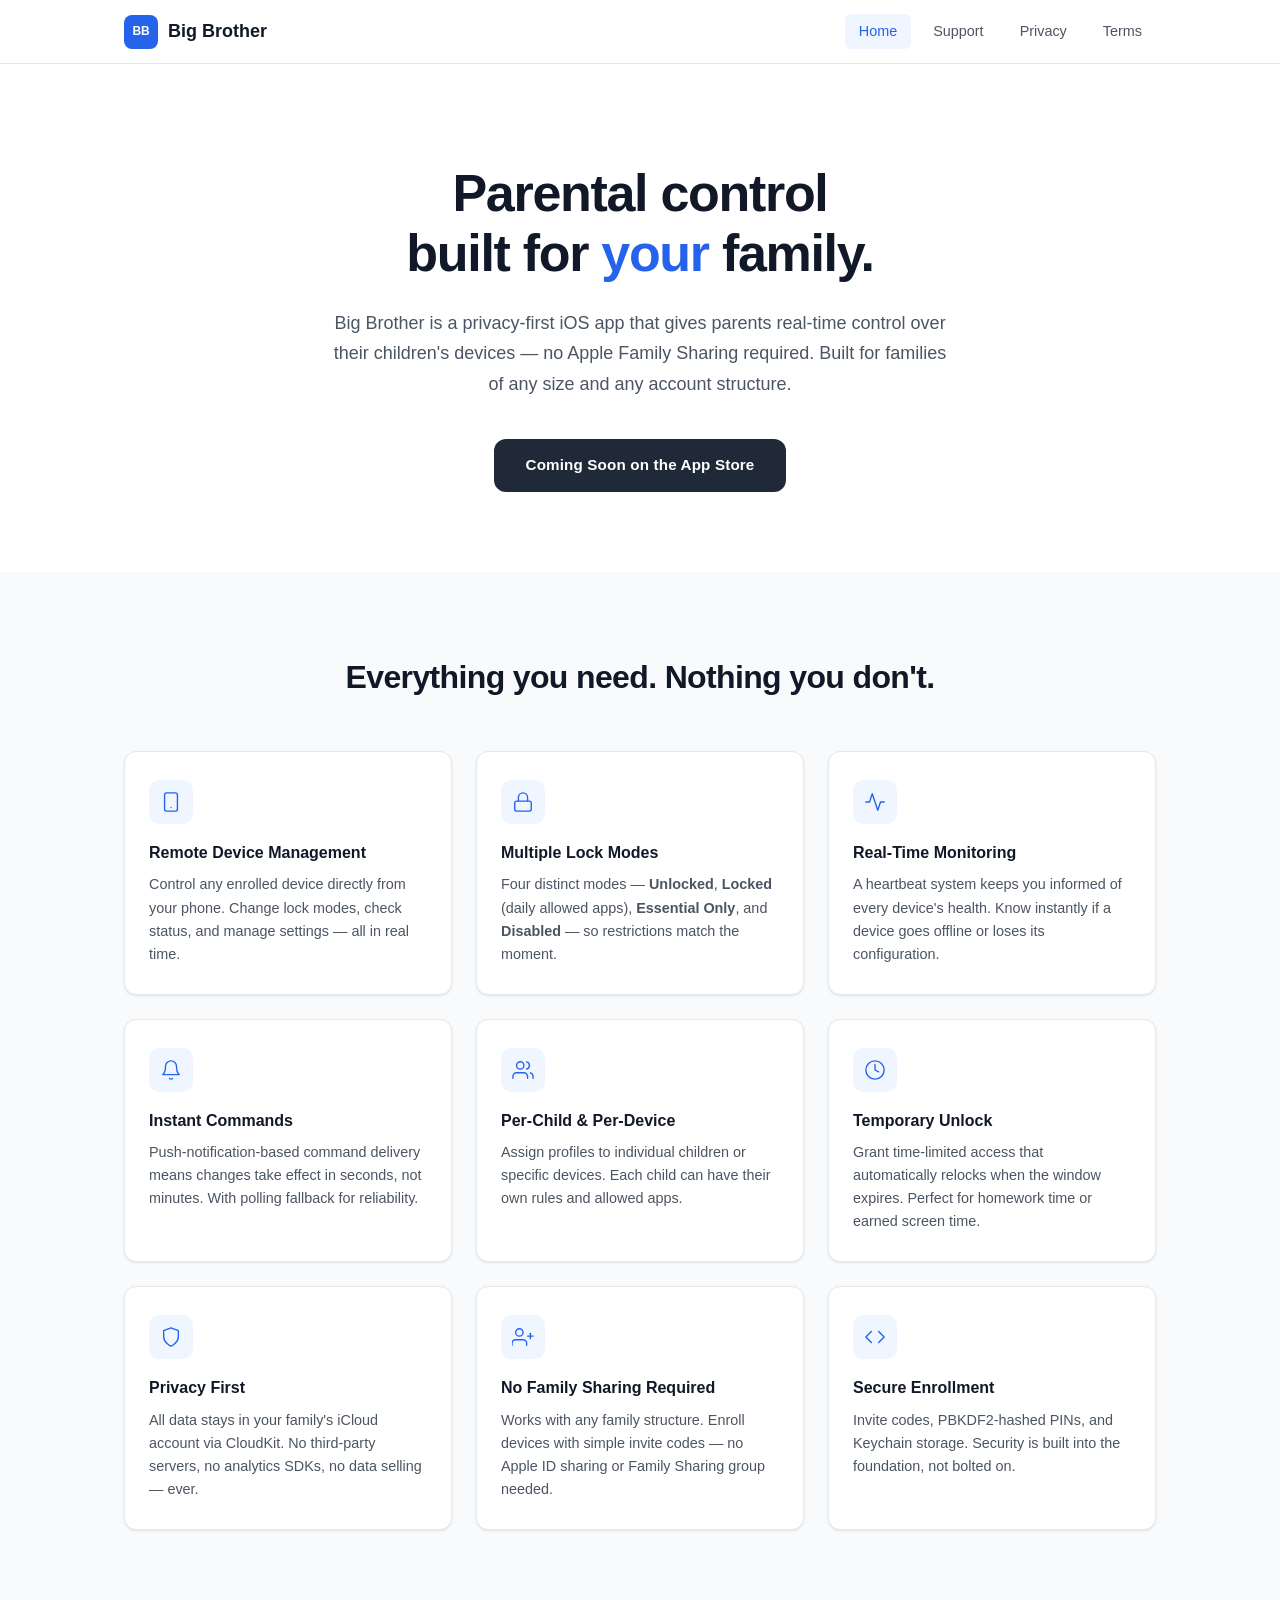
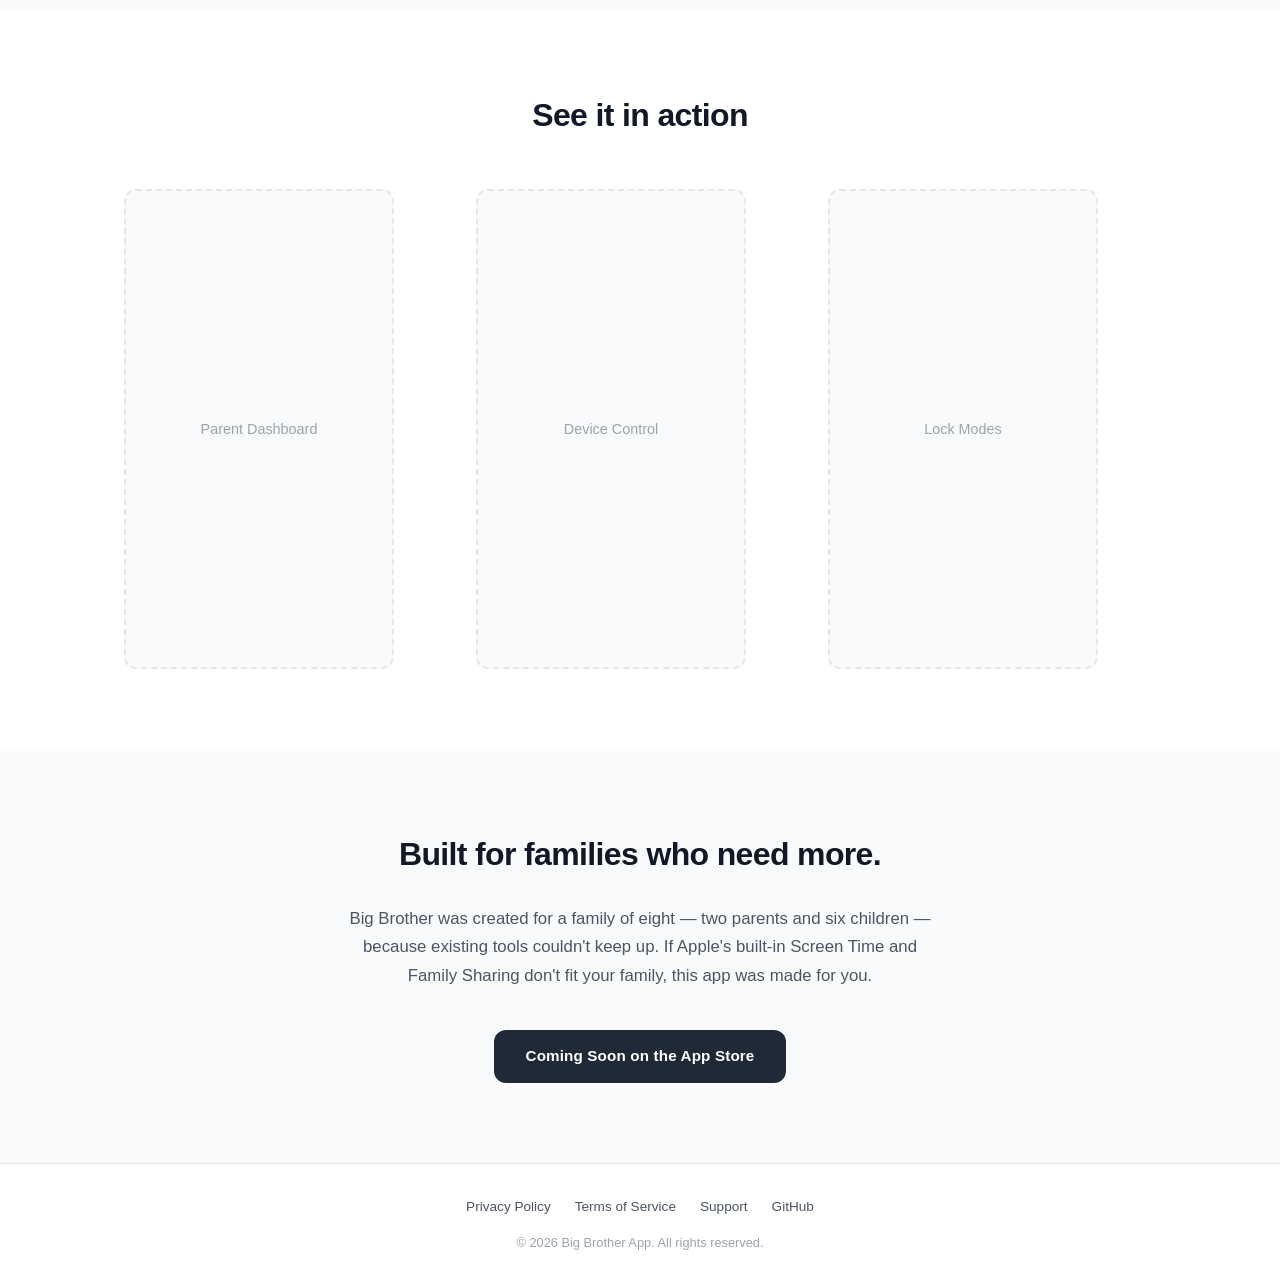
<file: docs/index.html>
<!DOCTYPE html>
<html lang="en">
<head>
    <meta charset="UTF-8">
    <meta name="viewport" content="width=device-width, initial-scale=1.0">
    <title>Big Brother — Parental Control for iOS</title>
    <meta name="description" content="A privacy-first parental control app for iOS and iPadOS. Built for families of any size, no Apple Family Sharing required.">
    <link rel="stylesheet" href="style.css">
</head>
<body>

<nav class="nav">
    <div class="nav-inner">
        <a href="index.html" class="nav-brand">
            <span class="nav-icon">BB</span>
            Big Brother
        </a>
        <div class="nav-links">
            <a href="index.html" class="active">Home</a>
            <a href="support.html">Support</a>
            <a href="privacy.html">Privacy</a>
            <a href="terms.html">Terms</a>
        </div>
    </div>
</nav>

<main>
    <section class="hero">
        <div class="container">
            <h1>Parental control<br>built for <em>your</em> family.</h1>
            <p class="hero-sub">
                Big Brother is a privacy-first iOS app that gives parents real-time
                control over their children's devices &mdash; no Apple Family Sharing required.
                Built for families of any size and any account structure.
            </p>
            <div class="app-store-badge">
                <div class="badge-placeholder">
                    <span>Coming Soon on the App Store</span>
                </div>
            </div>
        </div>
    </section>

    <section class="features" id="features">
        <div class="container">
            <h2>Everything you need. Nothing you don't.</h2>
            <div class="feature-grid">
                <div class="feature-card">
                    <div class="feature-icon">
                        <svg viewBox="0 0 24 24" fill="none" stroke="currentColor" stroke-width="1.5" stroke-linecap="round" stroke-linejoin="round"><rect x="5" y="2" width="14" height="20" rx="2" ry="2"/><line x1="12" y1="18" x2="12" y2="18.01"/></svg>
                    </div>
                    <h3>Remote Device Management</h3>
                    <p>Control any enrolled device directly from your phone. Change lock modes, check status, and manage settings &mdash; all in real time.</p>
                </div>
                <div class="feature-card">
                    <div class="feature-icon">
                        <svg viewBox="0 0 24 24" fill="none" stroke="currentColor" stroke-width="1.5" stroke-linecap="round" stroke-linejoin="round"><rect x="3" y="11" width="18" height="11" rx="2" ry="2"/><path d="M7 11V7a5 5 0 0 1 10 0v4"/></svg>
                    </div>
                    <h3>Multiple Lock Modes</h3>
                    <p>Four distinct modes &mdash; <strong>Unlocked</strong>, <strong>Locked</strong> (daily allowed apps), <strong>Essential Only</strong>, and <strong>Disabled</strong> &mdash; so restrictions match the moment.</p>
                </div>
                <div class="feature-card">
                    <div class="feature-icon">
                        <svg viewBox="0 0 24 24" fill="none" stroke="currentColor" stroke-width="1.5" stroke-linecap="round" stroke-linejoin="round"><path d="M22 12h-4l-3 9L9 3l-3 9H2"/></svg>
                    </div>
                    <h3>Real-Time Monitoring</h3>
                    <p>A heartbeat system keeps you informed of every device's health. Know instantly if a device goes offline or loses its configuration.</p>
                </div>
                <div class="feature-card">
                    <div class="feature-icon">
                        <svg viewBox="0 0 24 24" fill="none" stroke="currentColor" stroke-width="1.5" stroke-linecap="round" stroke-linejoin="round"><path d="M18 8A6 6 0 0 0 6 8c0 7-3 9-3 9h18s-3-2-3-9"/><path d="M13.73 21a2 2 0 0 1-3.46 0"/></svg>
                    </div>
                    <h3>Instant Commands</h3>
                    <p>Push-notification-based command delivery means changes take effect in seconds, not minutes. With polling fallback for reliability.</p>
                </div>
                <div class="feature-card">
                    <div class="feature-icon">
                        <svg viewBox="0 0 24 24" fill="none" stroke="currentColor" stroke-width="1.5" stroke-linecap="round" stroke-linejoin="round"><path d="M17 21v-2a4 4 0 0 0-4-4H5a4 4 0 0 0-4 4v2"/><circle cx="9" cy="7" r="4"/><path d="M23 21v-2a4 4 0 0 0-3-3.87"/><path d="M16 3.13a4 4 0 0 1 0 7.75"/></svg>
                    </div>
                    <h3>Per-Child &amp; Per-Device</h3>
                    <p>Assign profiles to individual children or specific devices. Each child can have their own rules and allowed apps.</p>
                </div>
                <div class="feature-card">
                    <div class="feature-icon">
                        <svg viewBox="0 0 24 24" fill="none" stroke="currentColor" stroke-width="1.5" stroke-linecap="round" stroke-linejoin="round"><circle cx="12" cy="12" r="10"/><polyline points="12 6 12 12 16 14"/></svg>
                    </div>
                    <h3>Temporary Unlock</h3>
                    <p>Grant time-limited access that automatically relocks when the window expires. Perfect for homework time or earned screen time.</p>
                </div>
                <div class="feature-card">
                    <div class="feature-icon">
                        <svg viewBox="0 0 24 24" fill="none" stroke="currentColor" stroke-width="1.5" stroke-linecap="round" stroke-linejoin="round"><path d="M12 22s8-4 8-10V5l-8-3-8 3v7c0 6 8 10 8 10z"/></svg>
                    </div>
                    <h3>Privacy First</h3>
                    <p>All data stays in your family's iCloud account via CloudKit. No third-party servers, no analytics SDKs, no data selling &mdash; ever.</p>
                </div>
                <div class="feature-card">
                    <div class="feature-icon">
                        <svg viewBox="0 0 24 24" fill="none" stroke="currentColor" stroke-width="1.5" stroke-linecap="round" stroke-linejoin="round"><path d="M16 21v-2a4 4 0 0 0-4-4H4a4 4 0 0 0-4 4v2"/><circle cx="8" cy="7" r="4"/><line x1="20" y1="8" x2="20" y2="14"/><line x1="23" y1="11" x2="17" y2="11"/></svg>
                    </div>
                    <h3>No Family Sharing Required</h3>
                    <p>Works with any family structure. Enroll devices with simple invite codes &mdash; no Apple ID sharing or Family Sharing group needed.</p>
                </div>
                <div class="feature-card">
                    <div class="feature-icon">
                        <svg viewBox="0 0 24 24" fill="none" stroke="currentColor" stroke-width="1.5" stroke-linecap="round" stroke-linejoin="round"><polyline points="16 18 22 12 16 6"/><polyline points="8 6 2 12 8 18"/></svg>
                    </div>
                    <h3>Secure Enrollment</h3>
                    <p>Invite codes, PBKDF2-hashed PINs, and Keychain storage. Security is built into the foundation, not bolted on.</p>
                </div>
            </div>
        </div>
    </section>

    <section class="screenshots" id="screenshots">
        <div class="container">
            <h2>See it in action</h2>
            <div class="screenshot-grid">
                <div class="screenshot-placeholder">
                    <span>Parent Dashboard</span>
                </div>
                <div class="screenshot-placeholder">
                    <span>Device Control</span>
                </div>
                <div class="screenshot-placeholder">
                    <span>Lock Modes</span>
                </div>
            </div>
        </div>
    </section>

    <section class="cta">
        <div class="container">
            <h2>Built for families who need more.</h2>
            <p>Big Brother was created for a family of eight &mdash; two parents and six children &mdash; because existing tools couldn't keep up. If Apple's built-in Screen Time and Family Sharing don't fit your family, this app was made for you.</p>
            <div class="app-store-badge">
                <div class="badge-placeholder">
                    <span>Coming Soon on the App Store</span>
                </div>
            </div>
        </div>
    </section>
</main>

<footer class="footer">
    <div class="container footer-inner">
        <div class="footer-links">
            <a href="privacy.html">Privacy Policy</a>
            <a href="terms.html">Terms of Service</a>
            <a href="support.html">Support</a>
            <a href="https://github.com/erichter2018/big.brother" target="_blank" rel="noopener">GitHub</a>
        </div>
        <p class="footer-copy">&copy; 2026 Big Brother App. All rights reserved.</p>
    </div>
</footer>

</body>
</html>
</file>
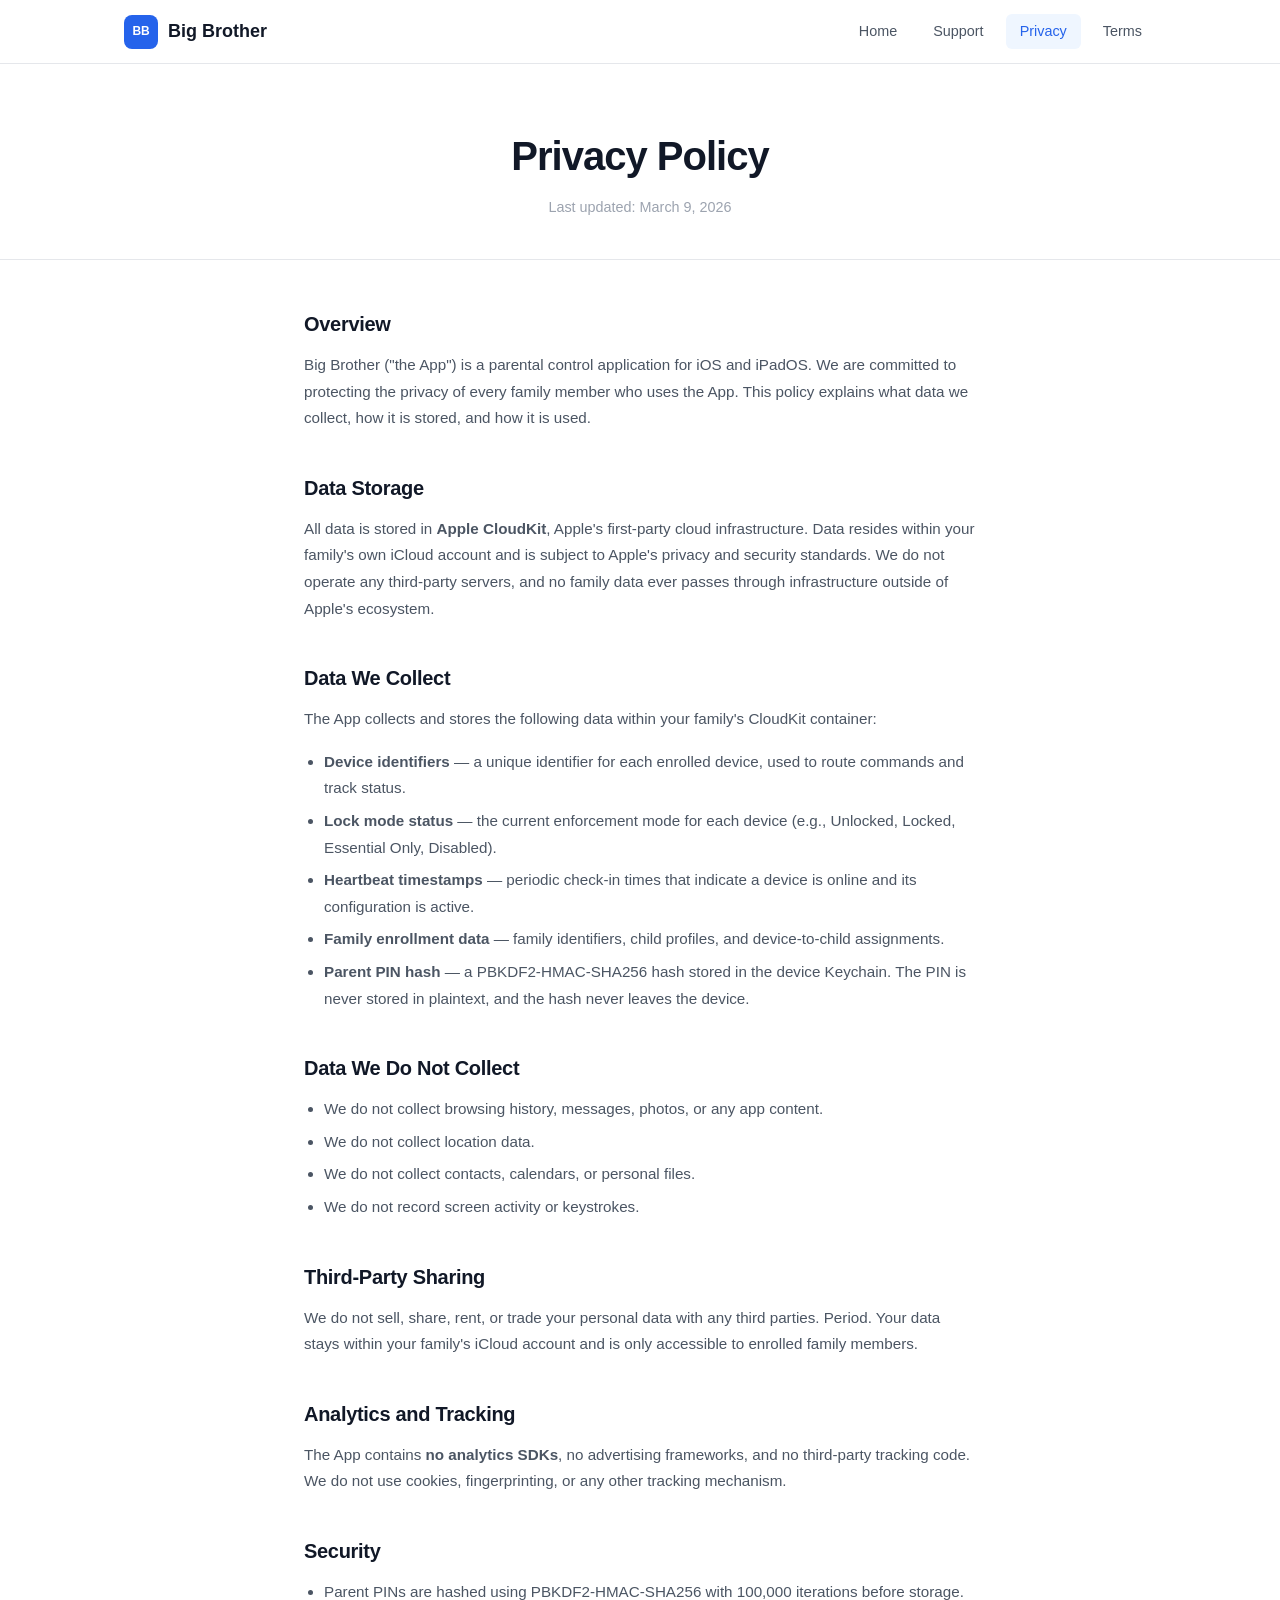
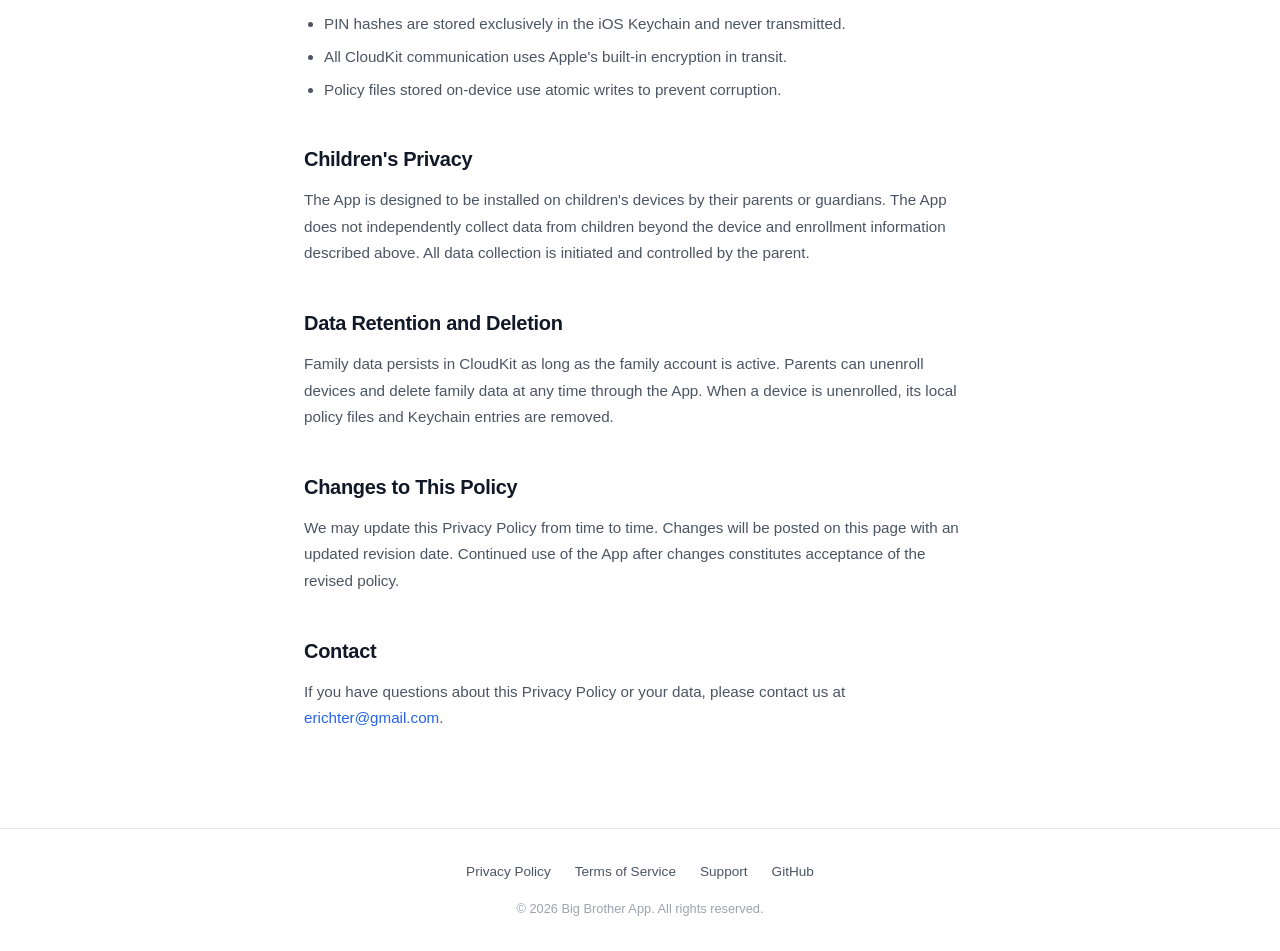
<file: docs/privacy.html>
<!DOCTYPE html>
<html lang="en">
<head>
    <meta charset="UTF-8">
    <meta name="viewport" content="width=device-width, initial-scale=1.0">
    <title>Privacy Policy — Big Brother</title>
    <meta name="description" content="Privacy Policy for the Big Brother parental control app.">
    <link rel="stylesheet" href="style.css">
</head>
<body>

<nav class="nav">
    <div class="nav-inner">
        <a href="index.html" class="nav-brand">
            <span class="nav-icon">BB</span>
            Big Brother
        </a>
        <div class="nav-links">
            <a href="index.html">Home</a>
            <a href="support.html">Support</a>
            <a href="privacy.html" class="active">Privacy</a>
            <a href="terms.html">Terms</a>
        </div>
    </div>
</nav>

<main>
    <section class="page-header">
        <div class="container">
            <h1>Privacy Policy</h1>
            <p>Last updated: March 9, 2026</p>
        </div>
    </section>

    <section class="page-content">
        <div class="container">

            <h2>Overview</h2>
            <p>
                Big Brother ("the App") is a parental control application for iOS and iPadOS.
                We are committed to protecting the privacy of every family member who uses the
                App. This policy explains what data we collect, how it is stored, and how it is used.
            </p>

            <h2>Data Storage</h2>
            <p>
                All data is stored in <strong>Apple CloudKit</strong>, Apple's first-party cloud
                infrastructure. Data resides within your family's own iCloud account and is subject
                to Apple's privacy and security standards. We do not operate any third-party
                servers, and no family data ever passes through infrastructure outside of Apple's
                ecosystem.
            </p>

            <h2>Data We Collect</h2>
            <p>The App collects and stores the following data within your family's CloudKit container:</p>
            <ul>
                <li><strong>Device identifiers</strong> &mdash; a unique identifier for each enrolled device, used to route commands and track status.</li>
                <li><strong>Lock mode status</strong> &mdash; the current enforcement mode for each device (e.g., Unlocked, Locked, Essential Only, Disabled).</li>
                <li><strong>Heartbeat timestamps</strong> &mdash; periodic check-in times that indicate a device is online and its configuration is active.</li>
                <li><strong>Family enrollment data</strong> &mdash; family identifiers, child profiles, and device-to-child assignments.</li>
                <li><strong>Parent PIN hash</strong> &mdash; a PBKDF2-HMAC-SHA256 hash stored in the device Keychain. The PIN is never stored in plaintext, and the hash never leaves the device.</li>
            </ul>

            <h2>Data We Do Not Collect</h2>
            <ul>
                <li>We do not collect browsing history, messages, photos, or any app content.</li>
                <li>We do not collect location data.</li>
                <li>We do not collect contacts, calendars, or personal files.</li>
                <li>We do not record screen activity or keystrokes.</li>
            </ul>

            <h2>Third-Party Sharing</h2>
            <p>
                We do not sell, share, rent, or trade your personal data with any third parties.
                Period. Your data stays within your family's iCloud account and is only accessible
                to enrolled family members.
            </p>

            <h2>Analytics and Tracking</h2>
            <p>
                The App contains <strong>no analytics SDKs</strong>, no advertising frameworks,
                and no third-party tracking code. We do not use cookies, fingerprinting, or any
                other tracking mechanism.
            </p>

            <h2>Security</h2>
            <ul>
                <li>Parent PINs are hashed using PBKDF2-HMAC-SHA256 with 100,000 iterations before storage.</li>
                <li>PIN hashes are stored exclusively in the iOS Keychain and never transmitted.</li>
                <li>All CloudKit communication uses Apple's built-in encryption in transit.</li>
                <li>Policy files stored on-device use atomic writes to prevent corruption.</li>
            </ul>

            <h2>Children's Privacy</h2>
            <p>
                The App is designed to be installed on children's devices by their parents or
                guardians. The App does not independently collect data from children beyond the
                device and enrollment information described above. All data collection is initiated
                and controlled by the parent.
            </p>

            <h2>Data Retention and Deletion</h2>
            <p>
                Family data persists in CloudKit as long as the family account is active. Parents
                can unenroll devices and delete family data at any time through the App. When a
                device is unenrolled, its local policy files and Keychain entries are removed.
            </p>

            <h2>Changes to This Policy</h2>
            <p>
                We may update this Privacy Policy from time to time. Changes will be posted on
                this page with an updated revision date. Continued use of the App after changes
                constitutes acceptance of the revised policy.
            </p>

            <h2>Contact</h2>
            <p>
                If you have questions about this Privacy Policy or your data, please contact us at
                <a href="mailto:erichter@gmail.com">erichter@gmail.com</a>.
            </p>

        </div>
    </section>
</main>

<footer class="footer">
    <div class="container footer-inner">
        <div class="footer-links">
            <a href="privacy.html">Privacy Policy</a>
            <a href="terms.html">Terms of Service</a>
            <a href="support.html">Support</a>
            <a href="https://github.com/erichter2018/big.brother" target="_blank" rel="noopener">GitHub</a>
        </div>
        <p class="footer-copy">&copy; 2026 Big Brother App. All rights reserved.</p>
    </div>
</footer>

</body>
</html>
</file>
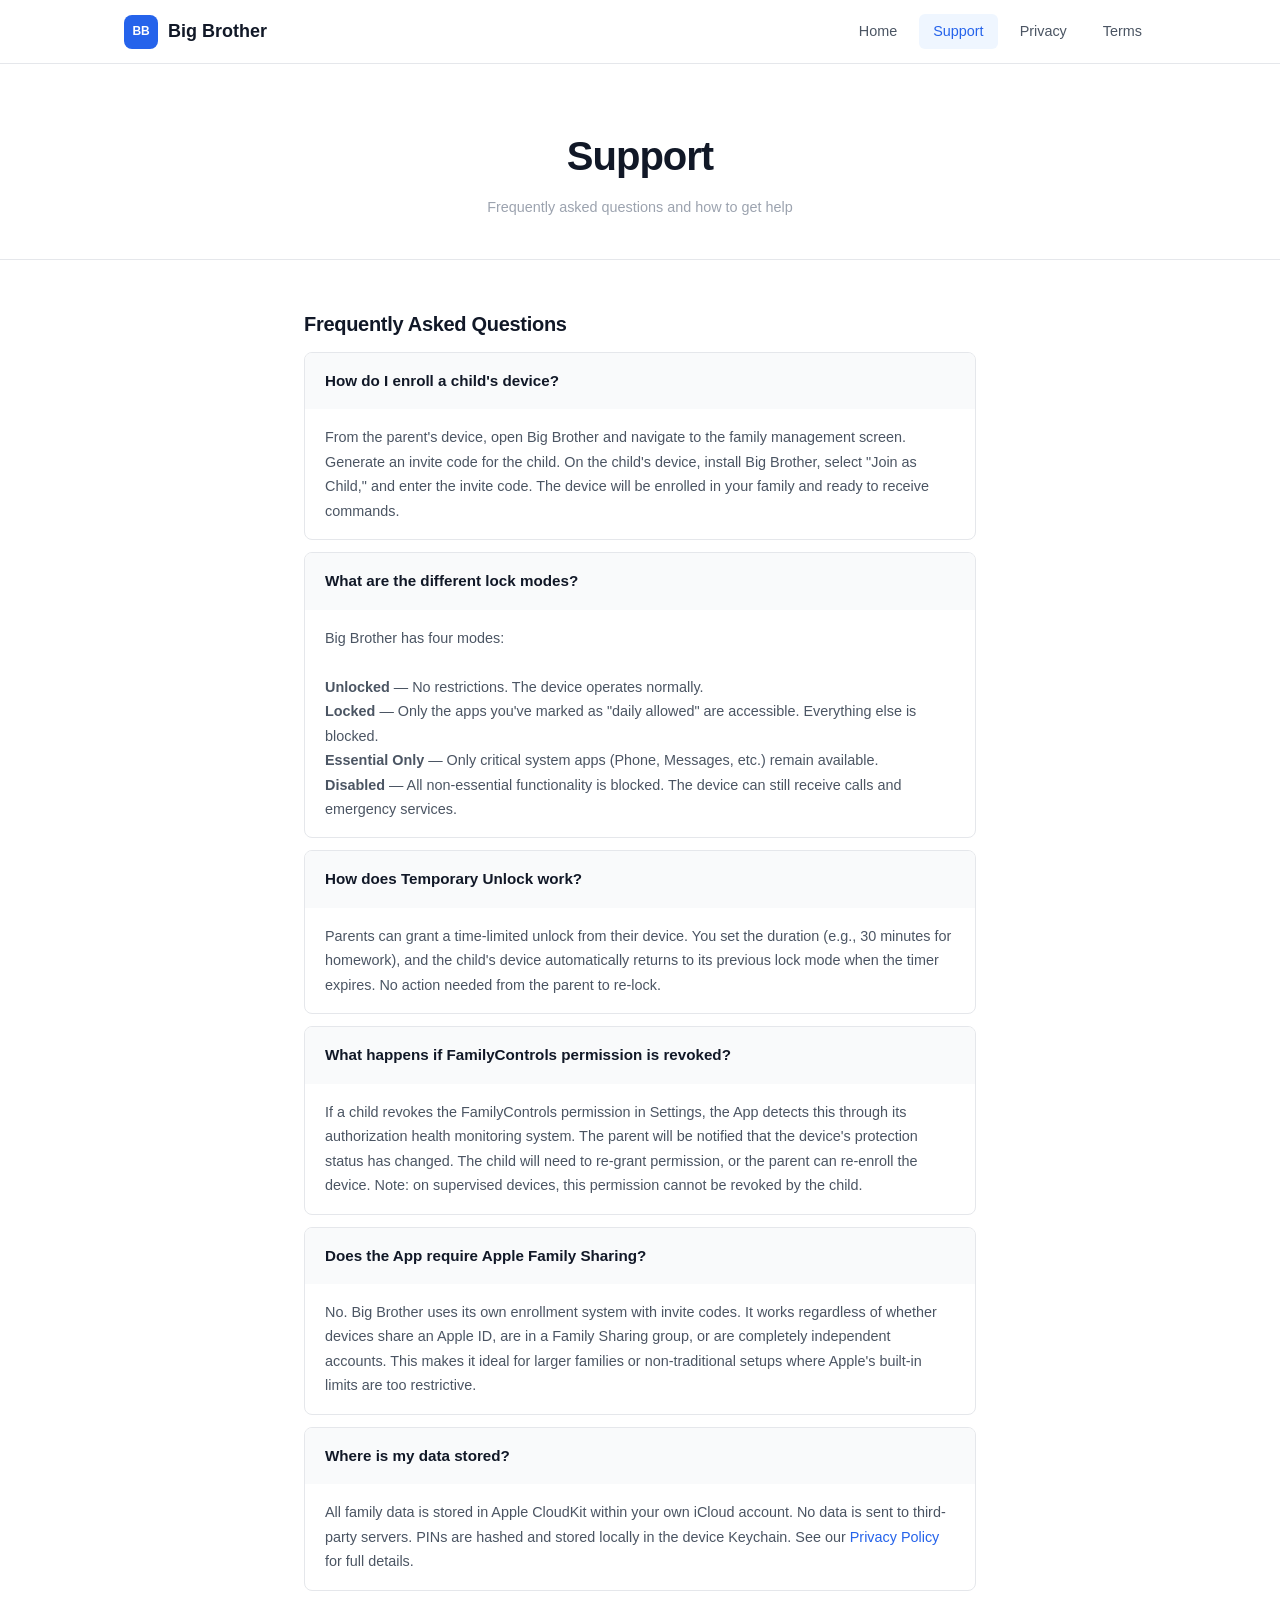
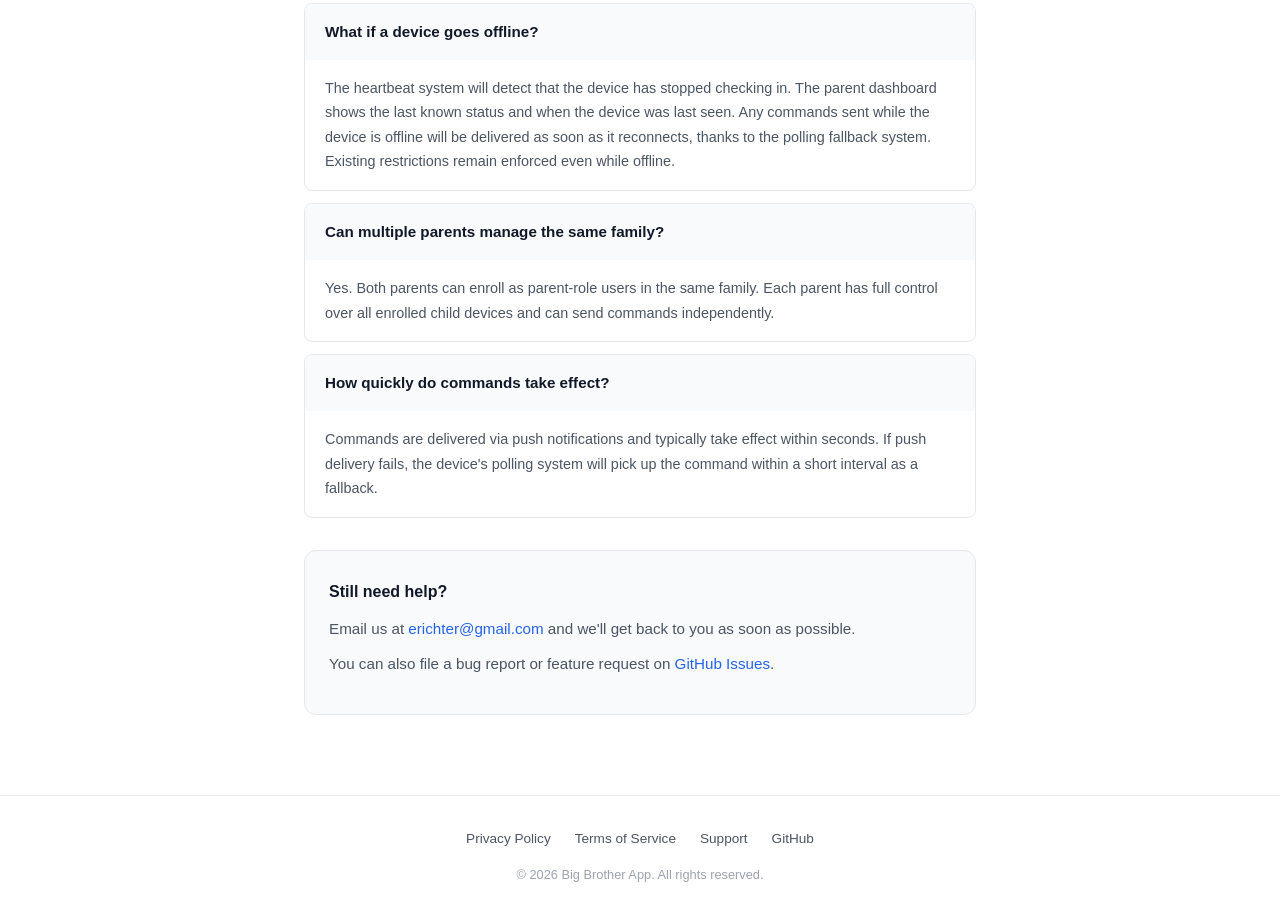
<file: docs/support.html>
<!DOCTYPE html>
<html lang="en">
<head>
    <meta charset="UTF-8">
    <meta name="viewport" content="width=device-width, initial-scale=1.0">
    <title>Support — Big Brother</title>
    <meta name="description" content="Get help with the Big Brother parental control app. FAQs, troubleshooting, and contact information.">
    <link rel="stylesheet" href="style.css">
</head>
<body>

<nav class="nav">
    <div class="nav-inner">
        <a href="index.html" class="nav-brand">
            <span class="nav-icon">BB</span>
            Big Brother
        </a>
        <div class="nav-links">
            <a href="index.html">Home</a>
            <a href="support.html" class="active">Support</a>
            <a href="privacy.html">Privacy</a>
            <a href="terms.html">Terms</a>
        </div>
    </div>
</nav>

<main>
    <section class="page-header">
        <div class="container">
            <h1>Support</h1>
            <p>Frequently asked questions and how to get help</p>
        </div>
    </section>

    <section class="page-content">
        <div class="container">

            <h2>Frequently Asked Questions</h2>

            <div class="faq-item">
                <div class="faq-q">How do I enroll a child's device?</div>
                <div class="faq-a">
                    From the parent's device, open Big Brother and navigate to the family
                    management screen. Generate an invite code for the child. On the child's
                    device, install Big Brother, select "Join as Child," and enter the invite
                    code. The device will be enrolled in your family and ready to receive
                    commands.
                </div>
            </div>

            <div class="faq-item">
                <div class="faq-q">What are the different lock modes?</div>
                <div class="faq-a">
                    Big Brother has four modes:<br><br>
                    <strong>Unlocked</strong> &mdash; No restrictions. The device operates normally.<br>
                    <strong>Locked</strong> &mdash; Only the apps you've marked as "daily allowed" are accessible. Everything else is blocked.<br>
                    <strong>Essential Only</strong> &mdash; Only critical system apps (Phone, Messages, etc.) remain available.<br>
                    <strong>Disabled</strong> &mdash; All non-essential functionality is blocked. The device can still receive calls and emergency services.
                </div>
            </div>

            <div class="faq-item">
                <div class="faq-q">How does Temporary Unlock work?</div>
                <div class="faq-a">
                    Parents can grant a time-limited unlock from their device. You set the
                    duration (e.g., 30 minutes for homework), and the child's device
                    automatically returns to its previous lock mode when the timer expires.
                    No action needed from the parent to re-lock.
                </div>
            </div>

            <div class="faq-item">
                <div class="faq-q">What happens if FamilyControls permission is revoked?</div>
                <div class="faq-a">
                    If a child revokes the FamilyControls permission in Settings, the App
                    detects this through its authorization health monitoring system. The parent
                    will be notified that the device's protection status has changed. The child
                    will need to re-grant permission, or the parent can re-enroll the device.
                    Note: on supervised devices, this permission cannot be revoked by the child.
                </div>
            </div>

            <div class="faq-item">
                <div class="faq-q">Does the App require Apple Family Sharing?</div>
                <div class="faq-a">
                    No. Big Brother uses its own enrollment system with invite codes. It works
                    regardless of whether devices share an Apple ID, are in a Family Sharing
                    group, or are completely independent accounts. This makes it ideal for
                    larger families or non-traditional setups where Apple's built-in limits
                    are too restrictive.
                </div>
            </div>

            <div class="faq-item">
                <div class="faq-q">Where is my data stored?</div>
                <div class="faq-a">
                    All family data is stored in Apple CloudKit within your own iCloud account.
                    No data is sent to third-party servers. PINs are hashed and stored locally
                    in the device Keychain. See our
                    <a href="privacy.html">Privacy Policy</a> for full details.
                </div>
            </div>

            <div class="faq-item">
                <div class="faq-q">What if a device goes offline?</div>
                <div class="faq-a">
                    The heartbeat system will detect that the device has stopped checking in.
                    The parent dashboard shows the last known status and when the device was
                    last seen. Any commands sent while the device is offline will be delivered
                    as soon as it reconnects, thanks to the polling fallback system.
                    Existing restrictions remain enforced even while offline.
                </div>
            </div>

            <div class="faq-item">
                <div class="faq-q">Can multiple parents manage the same family?</div>
                <div class="faq-a">
                    Yes. Both parents can enroll as parent-role users in the same family.
                    Each parent has full control over all enrolled child devices and can
                    send commands independently.
                </div>
            </div>

            <div class="faq-item">
                <div class="faq-q">How quickly do commands take effect?</div>
                <div class="faq-a">
                    Commands are delivered via push notifications and typically take effect
                    within seconds. If push delivery fails, the device's polling system will
                    pick up the command within a short interval as a fallback.
                </div>
            </div>

            <div class="contact-card">
                <h3>Still need help?</h3>
                <p>
                    Email us at <a href="mailto:erichter@gmail.com">erichter@gmail.com</a>
                    and we'll get back to you as soon as possible.
                </p>
                <p>
                    You can also file a bug report or feature request on
                    <a href="https://github.com/erichter2018/big.brother/issues" target="_blank" rel="noopener">GitHub Issues</a>.
                </p>
            </div>

        </div>
    </section>
</main>

<footer class="footer">
    <div class="container footer-inner">
        <div class="footer-links">
            <a href="privacy.html">Privacy Policy</a>
            <a href="terms.html">Terms of Service</a>
            <a href="support.html">Support</a>
            <a href="https://github.com/erichter2018/big.brother" target="_blank" rel="noopener">GitHub</a>
        </div>
        <p class="footer-copy">&copy; 2026 Big Brother App. All rights reserved.</p>
    </div>
</footer>

</body>
</html>
</file>
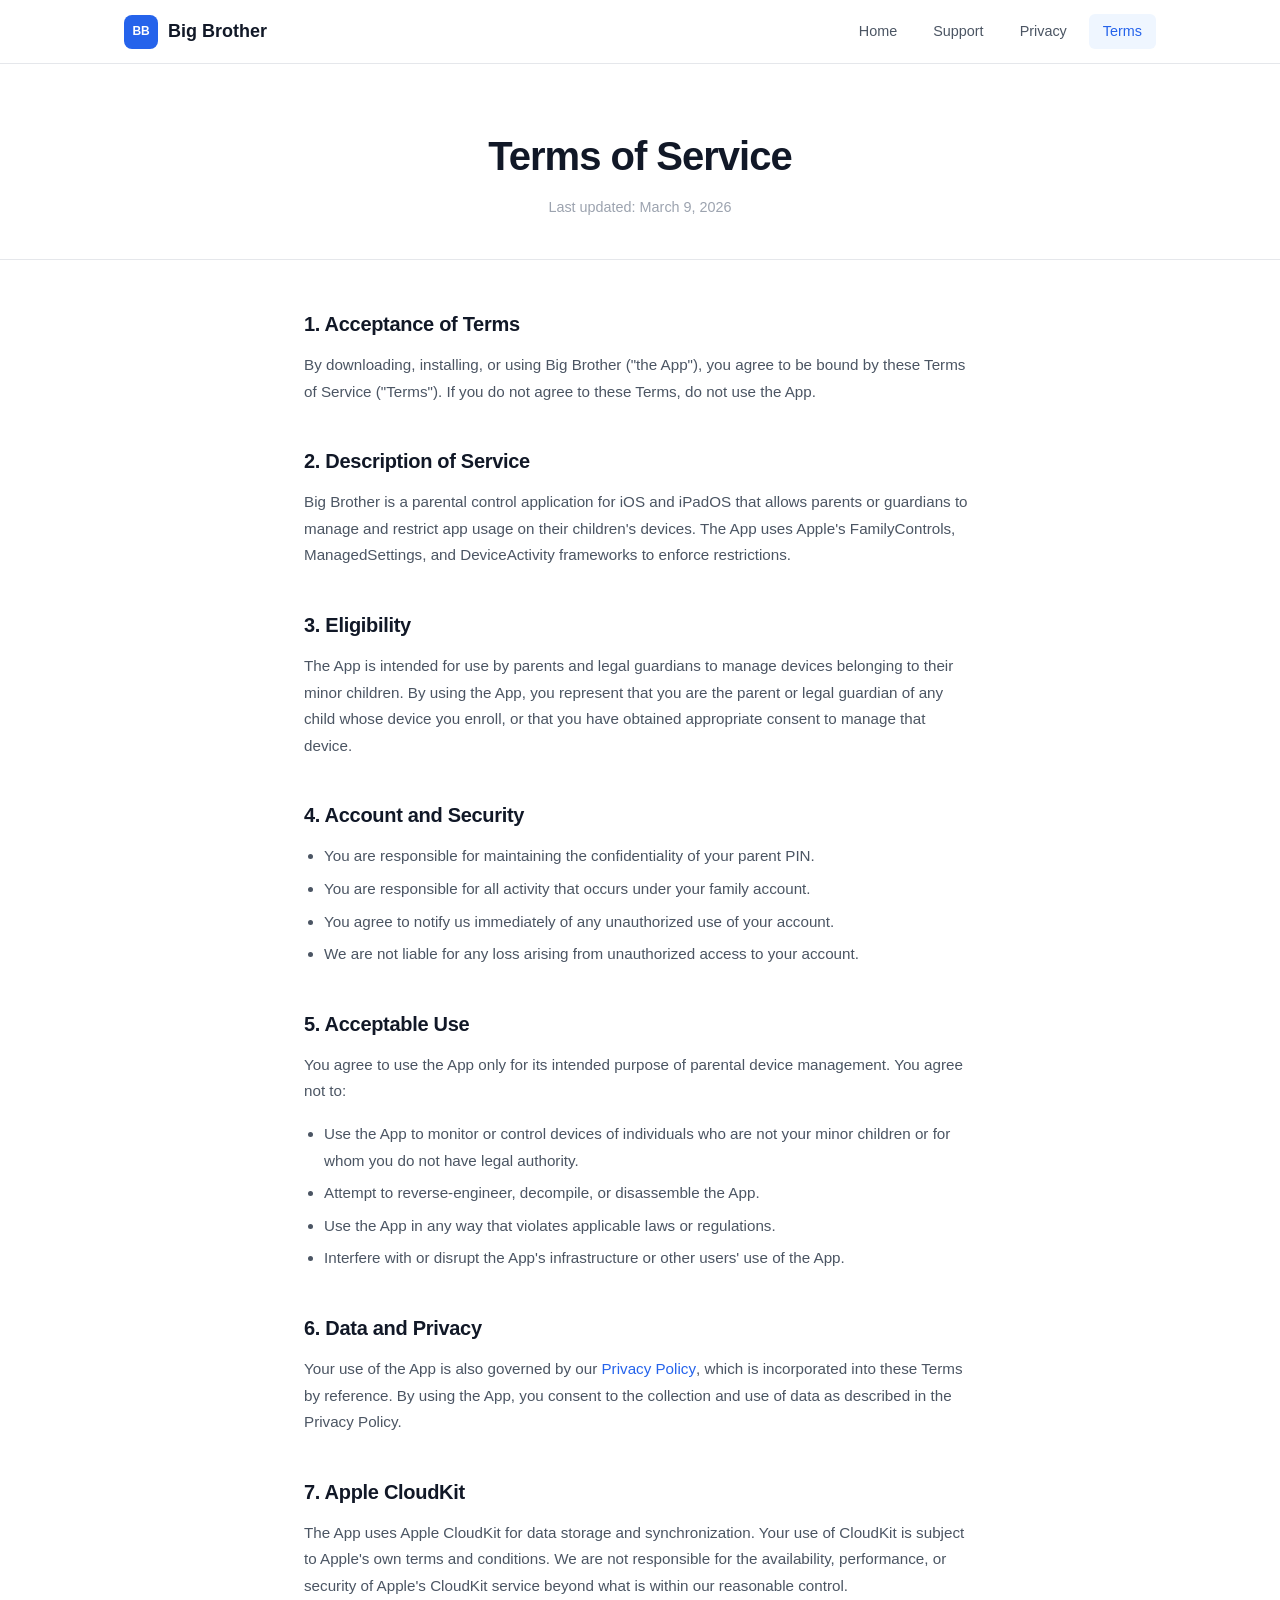
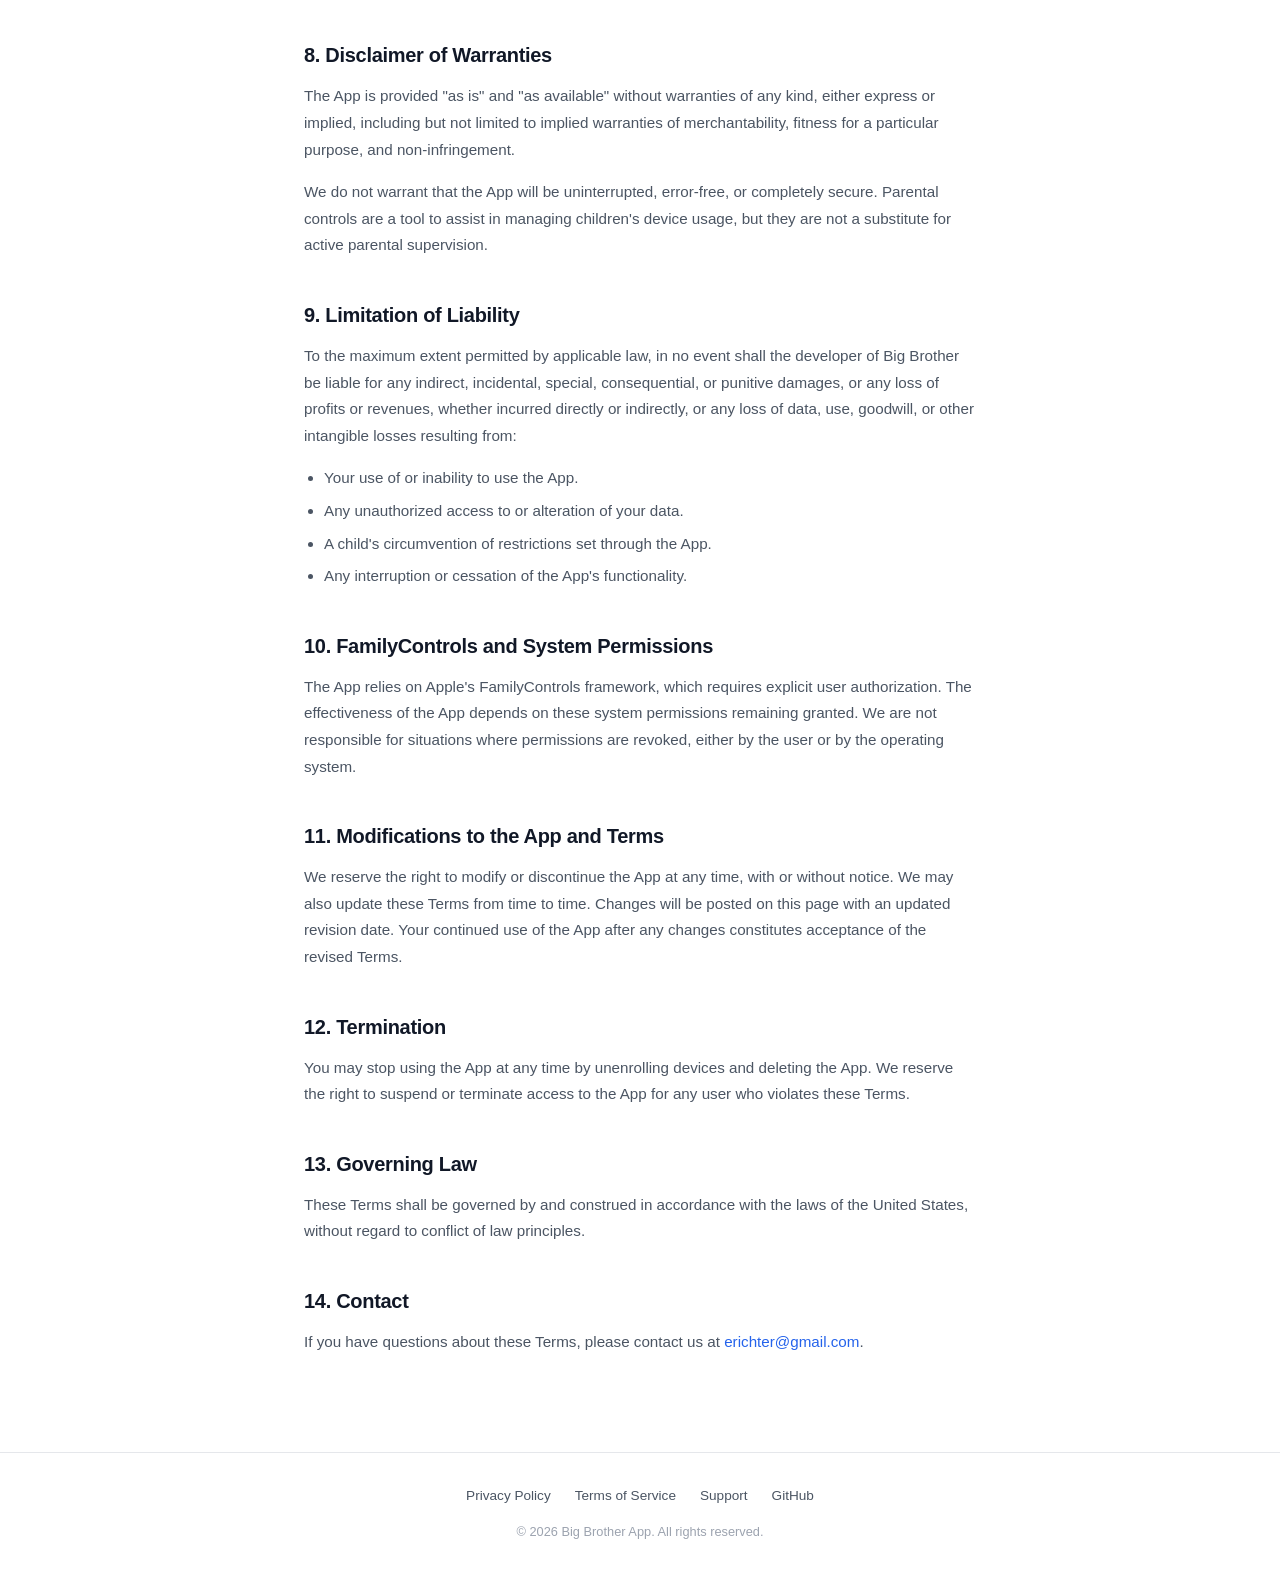
<file: docs/terms.html>
<!DOCTYPE html>
<html lang="en">
<head>
    <meta charset="UTF-8">
    <meta name="viewport" content="width=device-width, initial-scale=1.0">
    <title>Terms of Service — Big Brother</title>
    <meta name="description" content="Terms of Service for the Big Brother parental control app.">
    <link rel="stylesheet" href="style.css">
</head>
<body>

<nav class="nav">
    <div class="nav-inner">
        <a href="index.html" class="nav-brand">
            <span class="nav-icon">BB</span>
            Big Brother
        </a>
        <div class="nav-links">
            <a href="index.html">Home</a>
            <a href="support.html">Support</a>
            <a href="privacy.html">Privacy</a>
            <a href="terms.html" class="active">Terms</a>
        </div>
    </div>
</nav>

<main>
    <section class="page-header">
        <div class="container">
            <h1>Terms of Service</h1>
            <p>Last updated: March 9, 2026</p>
        </div>
    </section>

    <section class="page-content">
        <div class="container">

            <h2>1. Acceptance of Terms</h2>
            <p>
                By downloading, installing, or using Big Brother ("the App"), you agree to be
                bound by these Terms of Service ("Terms"). If you do not agree to these Terms,
                do not use the App.
            </p>

            <h2>2. Description of Service</h2>
            <p>
                Big Brother is a parental control application for iOS and iPadOS that allows
                parents or guardians to manage and restrict app usage on their children's devices.
                The App uses Apple's FamilyControls, ManagedSettings, and DeviceActivity
                frameworks to enforce restrictions.
            </p>

            <h2>3. Eligibility</h2>
            <p>
                The App is intended for use by parents and legal guardians to manage devices
                belonging to their minor children. By using the App, you represent that you are
                the parent or legal guardian of any child whose device you enroll, or that you
                have obtained appropriate consent to manage that device.
            </p>

            <h2>4. Account and Security</h2>
            <ul>
                <li>You are responsible for maintaining the confidentiality of your parent PIN.</li>
                <li>You are responsible for all activity that occurs under your family account.</li>
                <li>You agree to notify us immediately of any unauthorized use of your account.</li>
                <li>We are not liable for any loss arising from unauthorized access to your account.</li>
            </ul>

            <h2>5. Acceptable Use</h2>
            <p>You agree to use the App only for its intended purpose of parental device management. You agree not to:</p>
            <ul>
                <li>Use the App to monitor or control devices of individuals who are not your minor children or for whom you do not have legal authority.</li>
                <li>Attempt to reverse-engineer, decompile, or disassemble the App.</li>
                <li>Use the App in any way that violates applicable laws or regulations.</li>
                <li>Interfere with or disrupt the App's infrastructure or other users' use of the App.</li>
            </ul>

            <h2>6. Data and Privacy</h2>
            <p>
                Your use of the App is also governed by our <a href="privacy.html">Privacy Policy</a>,
                which is incorporated into these Terms by reference. By using the App, you consent
                to the collection and use of data as described in the Privacy Policy.
            </p>

            <h2>7. Apple CloudKit</h2>
            <p>
                The App uses Apple CloudKit for data storage and synchronization. Your use of
                CloudKit is subject to Apple's own terms and conditions. We are not responsible
                for the availability, performance, or security of Apple's CloudKit service
                beyond what is within our reasonable control.
            </p>

            <h2>8. Disclaimer of Warranties</h2>
            <p>
                The App is provided "as is" and "as available" without warranties of any kind,
                either express or implied, including but not limited to implied warranties of
                merchantability, fitness for a particular purpose, and non-infringement.
            </p>
            <p>
                We do not warrant that the App will be uninterrupted, error-free, or completely
                secure. Parental controls are a tool to assist in managing children's device
                usage, but they are not a substitute for active parental supervision.
            </p>

            <h2>9. Limitation of Liability</h2>
            <p>
                To the maximum extent permitted by applicable law, in no event shall the
                developer of Big Brother be liable for any indirect, incidental, special,
                consequential, or punitive damages, or any loss of profits or revenues, whether
                incurred directly or indirectly, or any loss of data, use, goodwill, or other
                intangible losses resulting from:
            </p>
            <ul>
                <li>Your use of or inability to use the App.</li>
                <li>Any unauthorized access to or alteration of your data.</li>
                <li>A child's circumvention of restrictions set through the App.</li>
                <li>Any interruption or cessation of the App's functionality.</li>
            </ul>

            <h2>10. FamilyControls and System Permissions</h2>
            <p>
                The App relies on Apple's FamilyControls framework, which requires explicit
                user authorization. The effectiveness of the App depends on these system
                permissions remaining granted. We are not responsible for situations where
                permissions are revoked, either by the user or by the operating system.
            </p>

            <h2>11. Modifications to the App and Terms</h2>
            <p>
                We reserve the right to modify or discontinue the App at any time, with or
                without notice. We may also update these Terms from time to time. Changes will
                be posted on this page with an updated revision date. Your continued use of the
                App after any changes constitutes acceptance of the revised Terms.
            </p>

            <h2>12. Termination</h2>
            <p>
                You may stop using the App at any time by unenrolling devices and deleting the
                App. We reserve the right to suspend or terminate access to the App for any user
                who violates these Terms.
            </p>

            <h2>13. Governing Law</h2>
            <p>
                These Terms shall be governed by and construed in accordance with the laws of
                the United States, without regard to conflict of law principles.
            </p>

            <h2>14. Contact</h2>
            <p>
                If you have questions about these Terms, please contact us at
                <a href="mailto:erichter@gmail.com">erichter@gmail.com</a>.
            </p>

        </div>
    </section>
</main>

<footer class="footer">
    <div class="container footer-inner">
        <div class="footer-links">
            <a href="privacy.html">Privacy Policy</a>
            <a href="terms.html">Terms of Service</a>
            <a href="support.html">Support</a>
            <a href="https://github.com/erichter2018/big.brother" target="_blank" rel="noopener">GitHub</a>
        </div>
        <p class="footer-copy">&copy; 2026 Big Brother App. All rights reserved.</p>
    </div>
</footer>

</body>
</html>
</file>
<file: docs/style.css>
/* ===== Reset & Base ===== */
*, *::before, *::after { box-sizing: border-box; margin: 0; padding: 0; }

:root {
    --blue-50:  #eff6ff;
    --blue-100: #dbeafe;
    --blue-200: #bfdbfe;
    --blue-500: #3b82f6;
    --blue-600: #2563eb;
    --blue-700: #1d4ed8;
    --blue-900: #1e3a5f;

    --gray-50:  #f9fafb;
    --gray-100: #f3f4f6;
    --gray-200: #e5e7eb;
    --gray-300: #d1d5db;
    --gray-400: #9ca3af;
    --gray-500: #6b7280;
    --gray-600: #4b5563;
    --gray-700: #374151;
    --gray-800: #1f2937;
    --gray-900: #111827;

    --bg:        #ffffff;
    --bg-alt:    var(--gray-50);
    --bg-card:   #ffffff;
    --text:      var(--gray-900);
    --text-mid:  var(--gray-600);
    --text-soft: var(--gray-400);
    --border:    var(--gray-200);
    --accent:    var(--blue-600);
    --accent-hover: var(--blue-700);
    --accent-bg: var(--blue-50);

    --radius:    12px;
    --radius-sm: 8px;
    --shadow:    0 1px 3px rgba(0,0,0,.06), 0 1px 2px rgba(0,0,0,.04);
    --shadow-md: 0 4px 6px rgba(0,0,0,.05), 0 2px 4px rgba(0,0,0,.04);
    --shadow-lg: 0 10px 15px rgba(0,0,0,.06), 0 4px 6px rgba(0,0,0,.04);

    --max-w:     1080px;
    --nav-h:     64px;
}

@media (prefers-color-scheme: dark) {
    :root {
        --bg:        #0f1117;
        --bg-alt:    #161922;
        --bg-card:   #1c1f2b;
        --text:      #e5e7eb;
        --text-mid:  #9ca3af;
        --text-soft: #6b7280;
        --border:    #2d3140;
        --accent:    #60a5fa;
        --accent-hover: #93bbfd;
        --accent-bg: rgba(59,130,246,.12);
        --shadow:    0 1px 3px rgba(0,0,0,.2), 0 1px 2px rgba(0,0,0,.15);
        --shadow-md: 0 4px 6px rgba(0,0,0,.2), 0 2px 4px rgba(0,0,0,.15);
        --shadow-lg: 0 10px 15px rgba(0,0,0,.25), 0 4px 6px rgba(0,0,0,.15);
    }
}

html { scroll-behavior: smooth; }

body {
    font-family: -apple-system, BlinkMacSystemFont, "SF Pro Text", "Segoe UI", Roboto, Helvetica, Arial, sans-serif;
    background: var(--bg);
    color: var(--text);
    line-height: 1.6;
    -webkit-font-smoothing: antialiased;
}

a { color: var(--accent); text-decoration: none; }
a:hover { color: var(--accent-hover); }

img { max-width: 100%; display: block; }

.container {
    max-width: var(--max-w);
    margin: 0 auto;
    padding: 0 24px;
}

/* ===== Navigation ===== */
.nav {
    position: sticky;
    top: 0;
    z-index: 100;
    background: var(--bg);
    border-bottom: 1px solid var(--border);
    backdrop-filter: blur(12px);
    -webkit-backdrop-filter: blur(12px);
    height: var(--nav-h);
}

@supports (backdrop-filter: blur(12px)) {
    .nav { background: color-mix(in srgb, var(--bg) 85%, transparent); }
}

.nav-inner {
    max-width: var(--max-w);
    margin: 0 auto;
    padding: 0 24px;
    display: flex;
    align-items: center;
    justify-content: space-between;
    height: 100%;
}

.nav-brand {
    display: flex;
    align-items: center;
    gap: 10px;
    font-weight: 700;
    font-size: 1.125rem;
    color: var(--text);
}

.nav-brand:hover { color: var(--text); }

.nav-icon {
    display: inline-flex;
    align-items: center;
    justify-content: center;
    width: 34px;
    height: 34px;
    border-radius: 8px;
    background: var(--accent);
    color: #fff;
    font-size: 0.75rem;
    font-weight: 800;
    letter-spacing: -.02em;
}

.nav-links {
    display: flex;
    gap: 8px;
}

.nav-links a {
    padding: 6px 14px;
    border-radius: 6px;
    font-size: 0.9rem;
    font-weight: 500;
    color: var(--text-mid);
    transition: background .15s, color .15s;
}

.nav-links a:hover {
    background: var(--accent-bg);
    color: var(--accent);
}

.nav-links a.active {
    background: var(--accent-bg);
    color: var(--accent);
}

/* ===== Hero ===== */
.hero {
    padding: 100px 0 80px;
    text-align: center;
}

.hero h1 {
    font-size: clamp(2rem, 5vw, 3.25rem);
    font-weight: 800;
    line-height: 1.15;
    letter-spacing: -.025em;
    margin-bottom: 24px;
}

.hero h1 em {
    font-style: normal;
    color: var(--accent);
}

.hero-sub {
    max-width: 620px;
    margin: 0 auto 40px;
    font-size: 1.125rem;
    color: var(--text-mid);
    line-height: 1.7;
}

/* ===== App Store Badge ===== */
.app-store-badge { display: flex; justify-content: center; }

.badge-placeholder {
    display: inline-flex;
    align-items: center;
    justify-content: center;
    padding: 14px 32px;
    border-radius: var(--radius);
    background: var(--gray-800);
    color: #fff;
    font-size: 0.95rem;
    font-weight: 600;
    letter-spacing: .01em;
}

@media (prefers-color-scheme: dark) {
    .badge-placeholder { background: var(--gray-700); }
}

/* ===== Features ===== */
.features {
    padding: 80px 0;
    background: var(--bg-alt);
}

.features h2, .screenshots h2, .cta h2 {
    text-align: center;
    font-size: clamp(1.5rem, 3vw, 2rem);
    font-weight: 700;
    margin-bottom: 48px;
    letter-spacing: -.02em;
}

.feature-grid {
    display: grid;
    grid-template-columns: repeat(3, 1fr);
    gap: 24px;
}

.feature-card {
    background: var(--bg-card);
    border: 1px solid var(--border);
    border-radius: var(--radius);
    padding: 28px 24px;
    box-shadow: var(--shadow);
    transition: box-shadow .2s, transform .2s;
}

.feature-card:hover {
    box-shadow: var(--shadow-md);
    transform: translateY(-2px);
}

.feature-icon {
    width: 44px;
    height: 44px;
    display: flex;
    align-items: center;
    justify-content: center;
    border-radius: 10px;
    background: var(--accent-bg);
    color: var(--accent);
    margin-bottom: 16px;
}

.feature-icon svg { width: 22px; height: 22px; }

.feature-card h3 {
    font-size: 1rem;
    font-weight: 650;
    margin-bottom: 8px;
}

.feature-card p {
    font-size: 0.9rem;
    color: var(--text-mid);
    line-height: 1.6;
}

/* ===== Screenshots ===== */
.screenshots {
    padding: 80px 0;
}

.screenshot-grid {
    display: grid;
    grid-template-columns: repeat(3, 1fr);
    gap: 24px;
}

.screenshot-placeholder {
    aspect-ratio: 9 / 16;
    max-height: 480px;
    background: var(--bg-alt);
    border: 2px dashed var(--border);
    border-radius: var(--radius);
    display: flex;
    align-items: center;
    justify-content: center;
    font-size: 0.9rem;
    color: var(--text-soft);
    font-weight: 500;
}

/* ===== CTA ===== */
.cta {
    padding: 80px 0;
    background: var(--bg-alt);
    text-align: center;
}

.cta p {
    max-width: 600px;
    margin: -24px auto 40px;
    color: var(--text-mid);
    font-size: 1.05rem;
    line-height: 1.7;
}

/* ===== Content Pages (Privacy, Terms, Support) ===== */
.page-header {
    padding: 60px 0 40px;
    text-align: center;
    border-bottom: 1px solid var(--border);
}

.page-header h1 {
    font-size: clamp(1.75rem, 4vw, 2.5rem);
    font-weight: 800;
    letter-spacing: -.025em;
    margin-bottom: 8px;
}

.page-header p {
    color: var(--text-soft);
    font-size: 0.9rem;
}

.page-content {
    padding: 48px 0 80px;
}

.page-content .container {
    max-width: 720px;
}

.page-content h2 {
    font-size: 1.25rem;
    font-weight: 700;
    margin: 40px 0 12px;
    letter-spacing: -.015em;
}

.page-content h2:first-child { margin-top: 0; }

.page-content p,
.page-content li {
    font-size: 0.95rem;
    color: var(--text-mid);
    line-height: 1.75;
}

.page-content p { margin-bottom: 16px; }

.page-content ul, .page-content ol {
    margin: 0 0 16px 20px;
}

.page-content li { margin-bottom: 6px; }

.page-content a { font-weight: 500; }

/* FAQ */
.faq-item {
    border: 1px solid var(--border);
    border-radius: var(--radius-sm);
    margin-bottom: 12px;
    overflow: hidden;
}

.faq-q {
    padding: 16px 20px;
    font-weight: 600;
    font-size: 0.95rem;
    background: var(--bg-alt);
    color: var(--text);
}

.faq-a {
    padding: 16px 20px;
    font-size: 0.9rem;
    color: var(--text-mid);
    line-height: 1.7;
}

/* Contact card */
.contact-card {
    background: var(--bg-alt);
    border: 1px solid var(--border);
    border-radius: var(--radius);
    padding: 28px 24px;
    margin-top: 32px;
}

.contact-card h3 {
    font-size: 1rem;
    font-weight: 650;
    margin-bottom: 12px;
}

.contact-card p {
    margin-bottom: 8px;
}

/* ===== Footer ===== */
.footer {
    border-top: 1px solid var(--border);
    padding: 32px 0;
}

.footer-inner {
    text-align: center;
}

.footer-links {
    display: flex;
    justify-content: center;
    gap: 24px;
    margin-bottom: 16px;
    flex-wrap: wrap;
}

.footer-links a {
    font-size: 0.85rem;
    color: var(--text-mid);
    font-weight: 500;
}

.footer-links a:hover { color: var(--accent); }

.footer-copy {
    font-size: 0.8rem;
    color: var(--text-soft);
}

/* ===== Responsive ===== */
@media (max-width: 768px) {
    .feature-grid { grid-template-columns: repeat(2, 1fr); gap: 16px; }
    .screenshot-grid { grid-template-columns: repeat(2, 1fr); gap: 16px; }
    .screenshot-grid .screenshot-placeholder:last-child {
        grid-column: 1 / -1;
        max-width: 50%;
        margin: 0 auto;
    }
    .hero { padding: 72px 0 56px; }
    .features, .screenshots, .cta { padding: 56px 0; }
}

@media (max-width: 520px) {
    .feature-grid { grid-template-columns: 1fr; }
    .screenshot-grid { grid-template-columns: 1fr; }
    .screenshot-grid .screenshot-placeholder:last-child {
        max-width: 100%;
    }
    .nav-links a { padding: 6px 10px; font-size: 0.8rem; }
    .hero h1 { font-size: 1.75rem; }
    .hero-sub { font-size: 1rem; }
}
</file>
